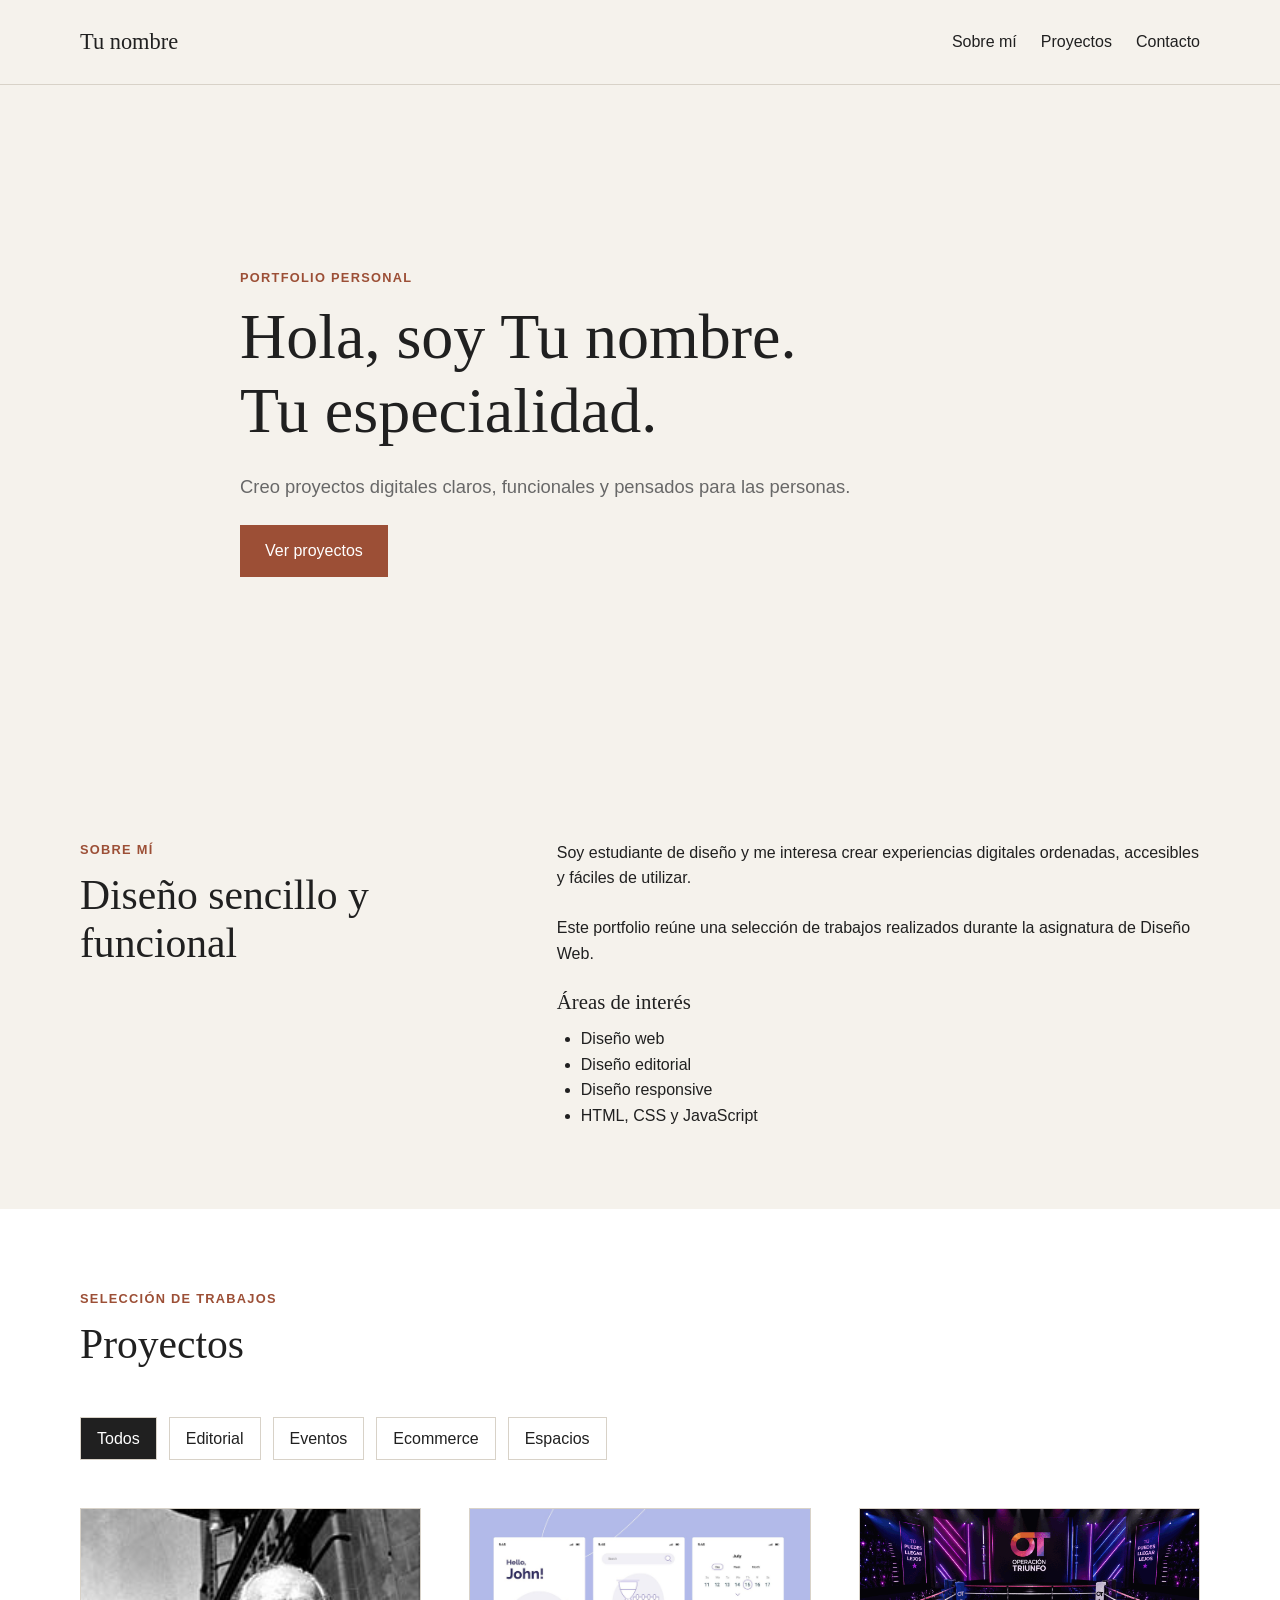
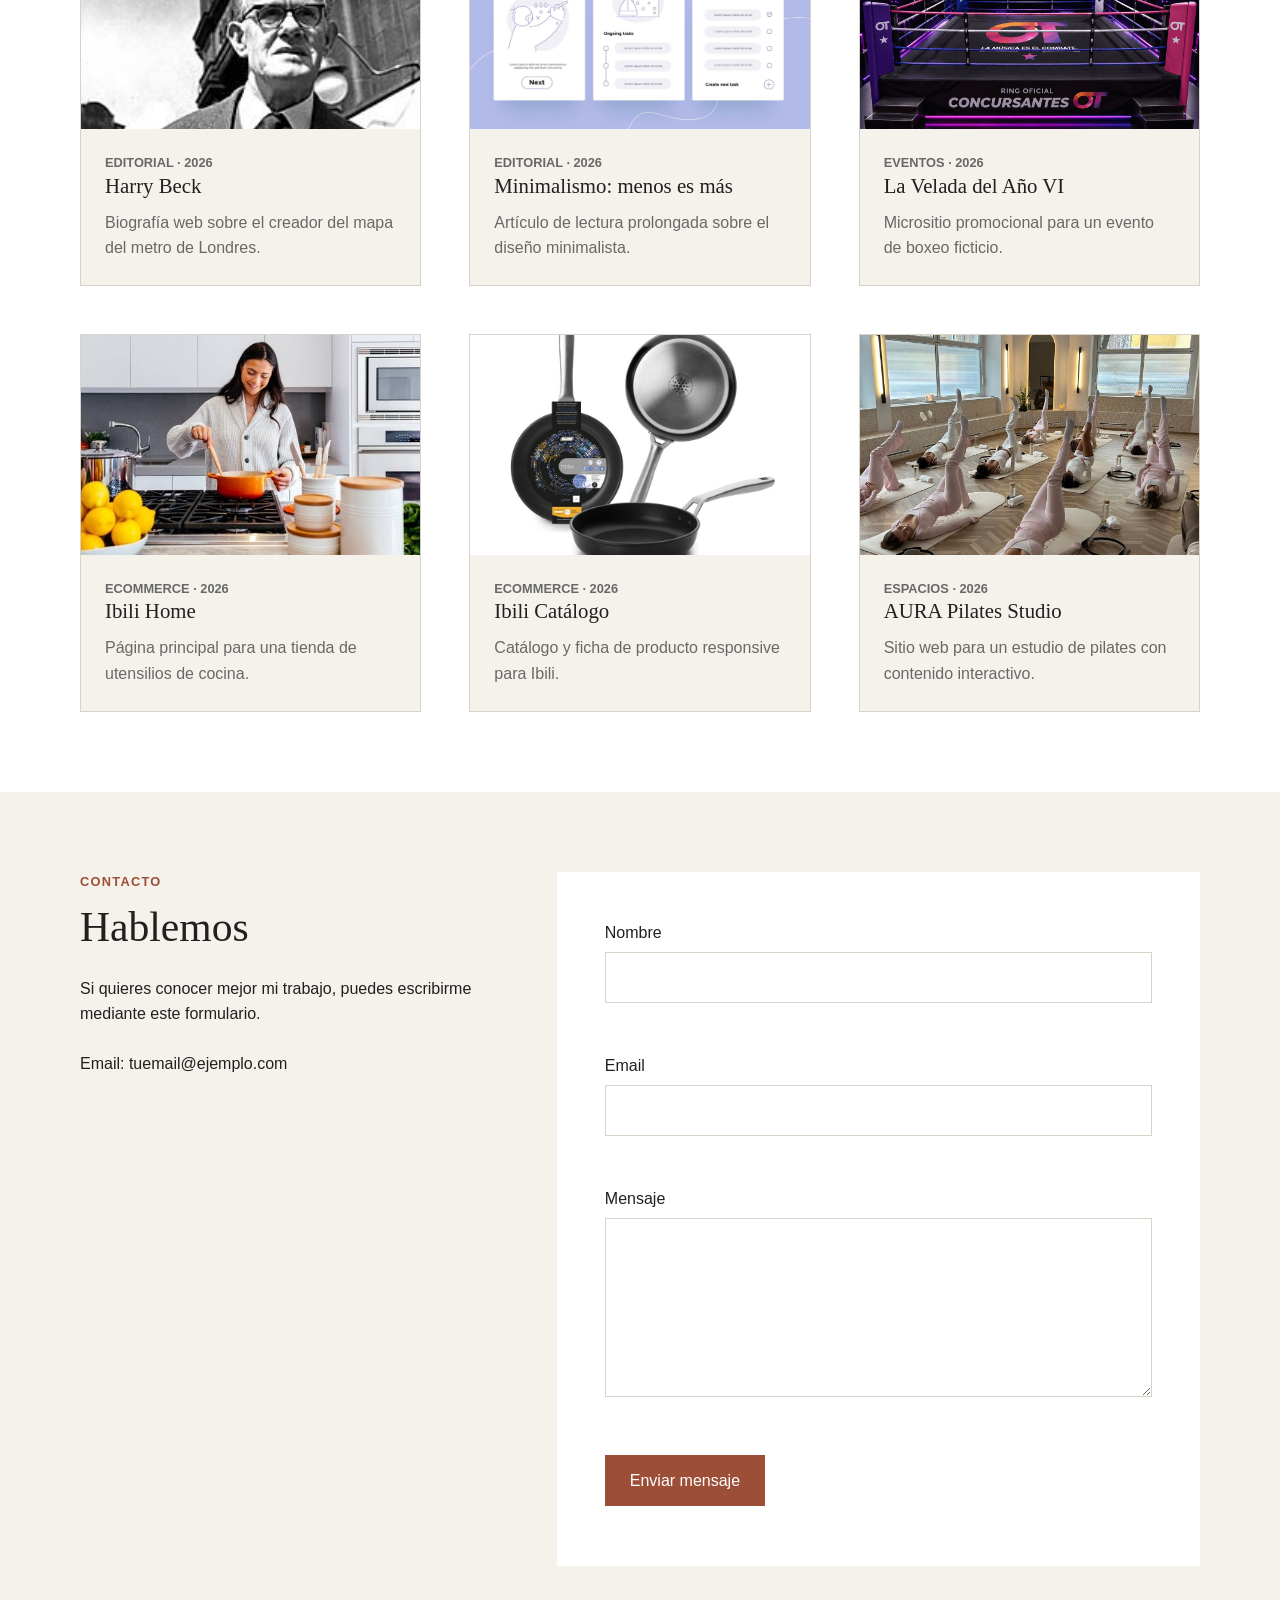
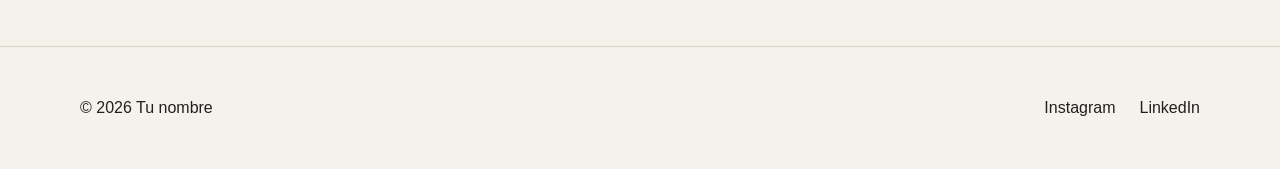
<file: index.html>
<!DOCTYPE html>
<html lang="es">
  <head>
    <meta charset="UTF-8" />
    <meta name="viewport" content="width=device-width, initial-scale=1.0" />
    <meta
      name="description"
      content="Portfolio de diseño web con una selección de proyectos académicos."
    />
    <title>Tu nombre | Portfolio</title>
    <link rel="icon" href="img/favicon.png" type="image/png" />
    <link rel="stylesheet" href="css/main.css" />
  </head>
  <body>
    <header class="site-header">
      <div class="container header-content">
        <a class="brand" href="index.html">Tu nombre</a>
        <nav class="main-nav" aria-label="Navegación principal">
          <ul class="nav-list">
            <li><a href="#sobre-mi">Sobre mí</a></li>
            <li><a href="#proyectos">Proyectos</a></li>
            <li><a href="#contacto">Contacto</a></li>
          </ul>
        </nav>
      </div>
    </header>

    <main>
      <section class="hero">
        <div class="container hero-content">
          <p class="section-label">Portfolio personal</p>
          <h1>Hola, soy Tu nombre.<br />Tu especialidad.</h1>
          <p class="hero-text">
            Creo proyectos digitales claros, funcionales y pensados para las
            personas.
          </p>
          <a class="button" href="#proyectos">Ver proyectos</a>
        </div>
      </section>

      <section class="section reveal" id="sobre-mi">
        <div class="container about-layout">
          <div>
            <p class="section-label">Sobre mí</p>
            <h2>Diseño sencillo y funcional</h2>
          </div>
          <div class="about-text">
            <p>
              Soy estudiante de diseño y me interesa crear experiencias
              digitales ordenadas, accesibles y fáciles de utilizar.
            </p>
            <p>
              Este portfolio reúne una selección de trabajos realizados
              durante la asignatura de Diseño Web.
            </p>
            <h3>Áreas de interés</h3>
            <ul class="skills-list">
              <li>Diseño web</li>
              <li>Diseño editorial</li>
              <li>Diseño responsive</li>
              <li>HTML, CSS y JavaScript</li>
            </ul>
          </div>
        </div>
      </section>

      <section class="section section-alt reveal" id="proyectos">
        <div class="container">
          <div class="section-heading">
            <p class="section-label">Selección de trabajos</p>
            <h2>Proyectos</h2>
          </div>

          <div class="filters" aria-label="Filtrar proyectos">
            <button class="filter-button active" type="button" data-filter="Todos">
              Todos
            </button>
            <button class="filter-button" type="button" data-filter="Editorial">
              Editorial
            </button>
            <button class="filter-button" type="button" data-filter="Eventos">
              Eventos
            </button>
            <button class="filter-button" type="button" data-filter="Ecommerce">
              Ecommerce
            </button>
            <button class="filter-button" type="button" data-filter="Espacios">
              Espacios
            </button>
          </div>

          <div class="projects-grid" id="projectsGrid">
            <p>Los proyectos necesitan JavaScript para mostrarse.</p>
          </div>
        </div>
      </section>

      <section class="section reveal" id="contacto">
        <div class="container contact-layout">
          <div>
            <p class="section-label">Contacto</p>
            <h2>Hablemos</h2>
            <p>
              Si quieres conocer mejor mi trabajo, puedes escribirme mediante
              este formulario.
            </p>
            <p>
              Email:
              <a href="mailto:tuemail@ejemplo.com">tuemail@ejemplo.com</a>
            </p>
          </div>

          <form class="contact-form" id="contactForm" novalidate>
            <div class="form-field">
              <label for="name">Nombre</label>
              <input id="name" name="name" type="text" />
              <p class="form-error" id="nameError"></p>
            </div>

            <div class="form-field">
              <label for="email">Email</label>
              <input id="email" name="email" type="email" />
              <p class="form-error" id="emailError"></p>
            </div>

            <div class="form-field">
              <label for="message">Mensaje</label>
              <textarea id="message" name="message" rows="6"></textarea>
              <p class="form-error" id="messageError"></p>
            </div>

            <button class="button" type="submit">Enviar mensaje</button>
            <p class="form-feedback" id="formFeedback"></p>
          </form>
        </div>
      </section>
    </main>

    <footer class="site-footer">
      <div class="container footer-content">
        <p>© 2026 Tu nombre</p>
        <div class="footer-links">
          <a href="#">Instagram</a>
          <a href="#">LinkedIn</a>
        </div>
      </div>
    </footer>
    <script src="js/proyectos.js"></script>
    <script src="js/main.js"></script>
  </body>
</html>
</file>
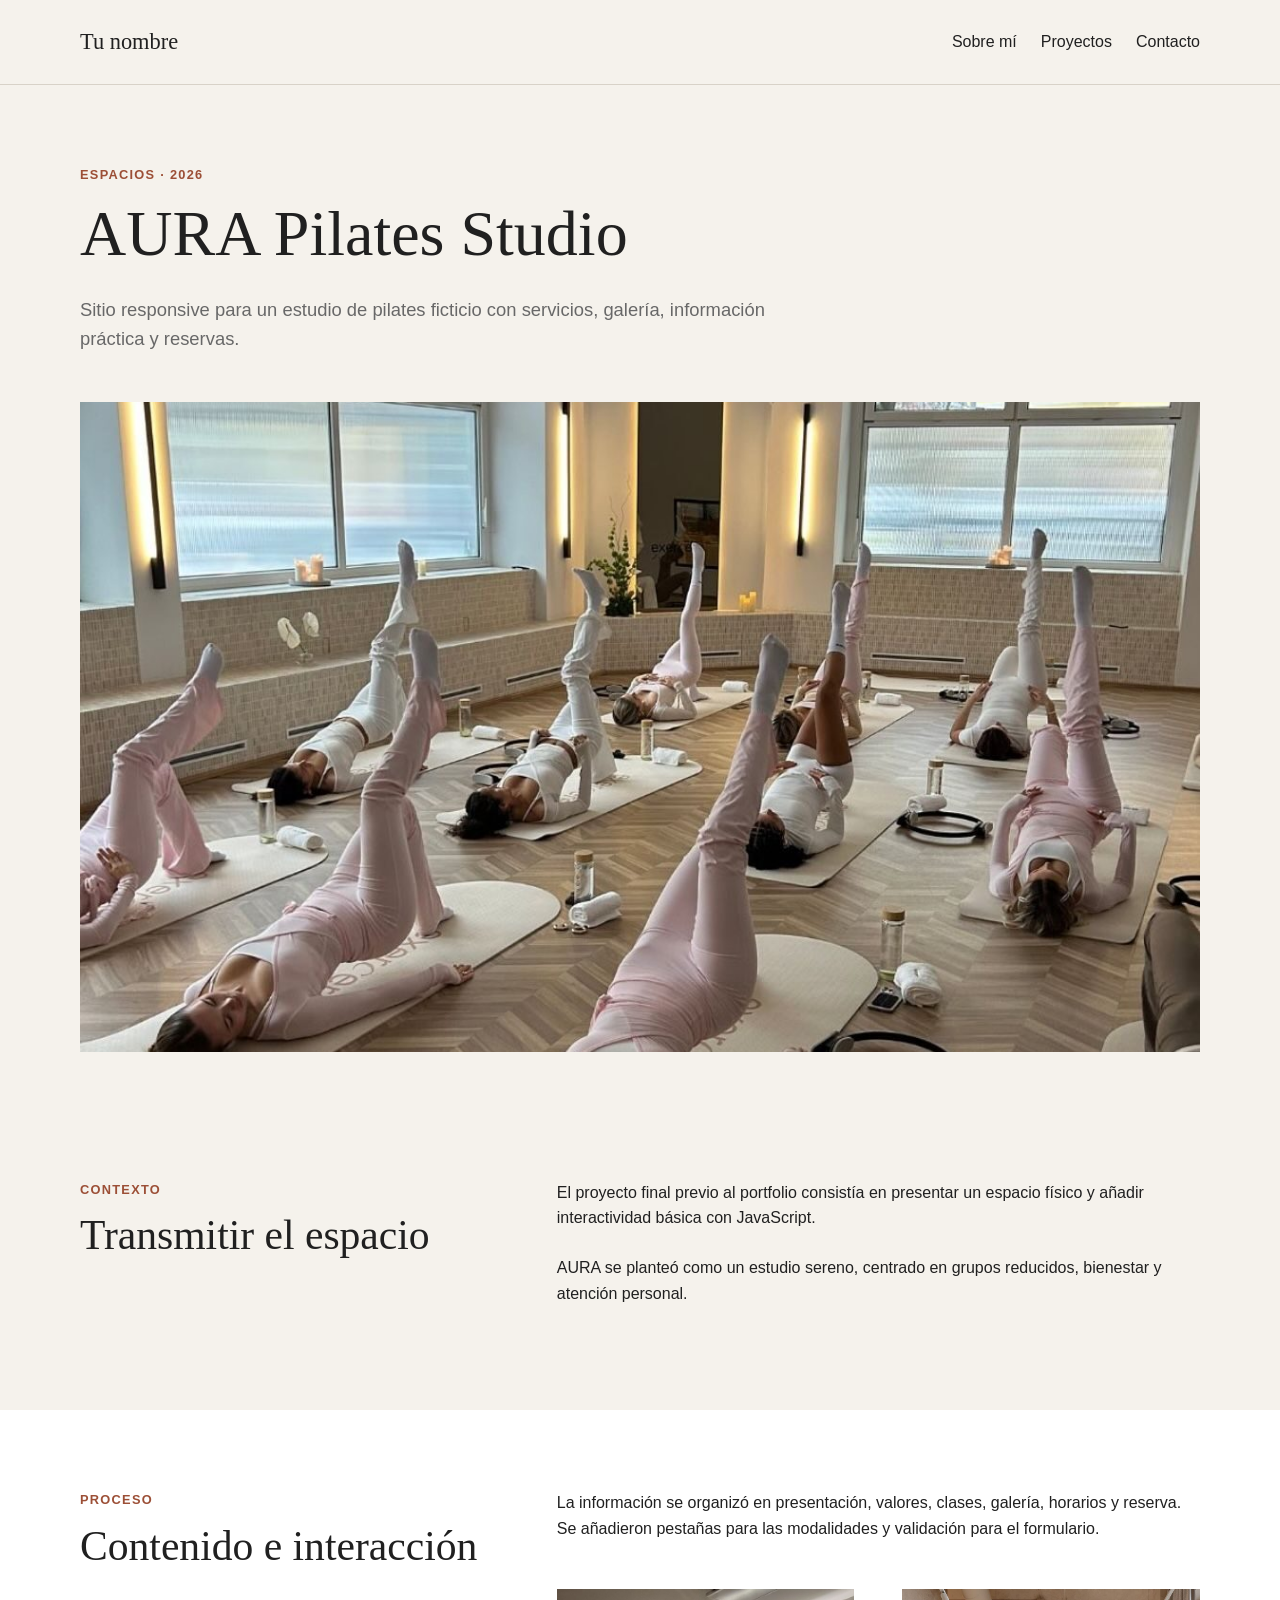
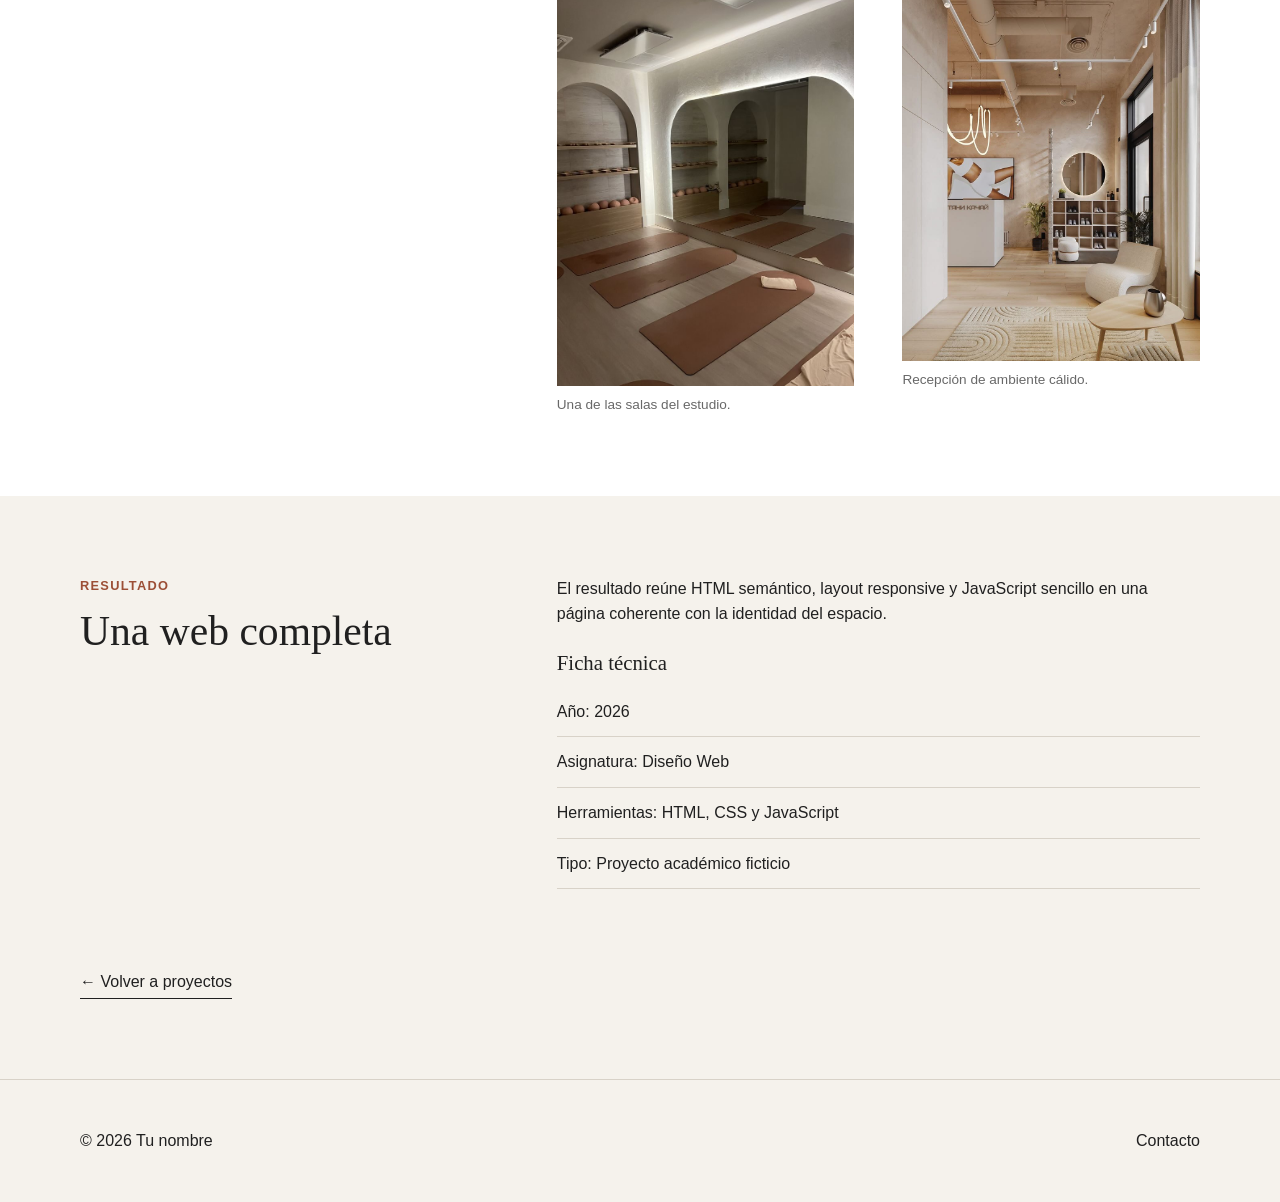
<file: proyecto-aura.html>
<!DOCTYPE html>
<html lang="es">
  <head>
    <meta charset="UTF-8" />
    <meta name="viewport" content="width=device-width, initial-scale=1.0" />
    <meta name="description" content="Caso de estudio del sitio web AURA Pilates Studio." />
    <title>AURA Pilates Studio | Tu nombre</title>
    <link rel="icon" href="img/favicon.png" type="image/png" />
    <link rel="stylesheet" href="css/main.css" />
  </head>
  <body>
    <header class="site-header"><div class="container header-content"><a class="brand" href="index.html">Tu nombre</a><nav class="main-nav" aria-label="Navegación principal"><ul class="nav-list"><li><a href="index.html#sobre-mi">Sobre mí</a></li><li><a href="index.html#proyectos">Proyectos</a></li><li><a href="index.html#contacto">Contacto</a></li></ul></nav></div></header>
    <main>
      <section class="project-hero"><div class="container"><p class="section-label">Espacios · 2026</p><h1>AURA Pilates Studio</h1><p class="project-intro">Sitio responsive para un estudio de pilates ficticio con servicios, galería, información práctica y reservas.</p><img class="project-main-image" src="img/proyectos/aura-clase.jpg" alt="Grupo practicando pilates en el estudio AURA" /></div></section>
      <section class="detail-section"><div class="container detail-grid"><div><p class="section-label">Contexto</p><h2>Transmitir el espacio</h2></div><div><p>El proyecto final previo al portfolio consistía en presentar un espacio físico y añadir interactividad básica con JavaScript.</p><p>AURA se planteó como un estudio sereno, centrado en grupos reducidos, bienestar y atención personal.</p></div></div></section>
      <section class="detail-section section-alt"><div class="container detail-grid"><div><p class="section-label">Proceso</p><h2>Contenido e interacción</h2></div><div><p>La información se organizó en presentación, valores, clases, galería, horarios y reserva. Se añadieron pestañas para las modalidades y validación para el formulario.</p><div class="image-grid"><figure><img src="img/proyectos/aura-sala.jpg" alt="Sala pequeña del estudio AURA" /><figcaption>Una de las salas del estudio.</figcaption></figure><figure><img src="img/proyectos/aura-recepcion.jpg" alt="Recepción del estudio AURA" /><figcaption>Recepción de ambiente cálido.</figcaption></figure></div></div></div></section>
      <section class="detail-section"><div class="container detail-grid"><div><p class="section-label">Resultado</p><h2>Una web completa</h2></div><div><p>El resultado reúne HTML semántico, layout responsive y JavaScript sencillo en una página coherente con la identidad del espacio.</p><h3>Ficha técnica</h3><ul class="technical-list"><li>Año: 2026</li><li>Asignatura: Diseño Web</li><li>Herramientas: HTML, CSS y JavaScript</li><li>Tipo: Proyecto académico ficticio</li></ul></div></div></section>
      <div class="container back-area"><a class="back-link" href="index.html#proyectos">← Volver a proyectos</a></div>
    </main>
    <footer class="site-footer"><div class="container footer-content"><p>© 2026 Tu nombre</p><a href="index.html#contacto">Contacto</a></div></footer>
  </body>
</html>
</file>
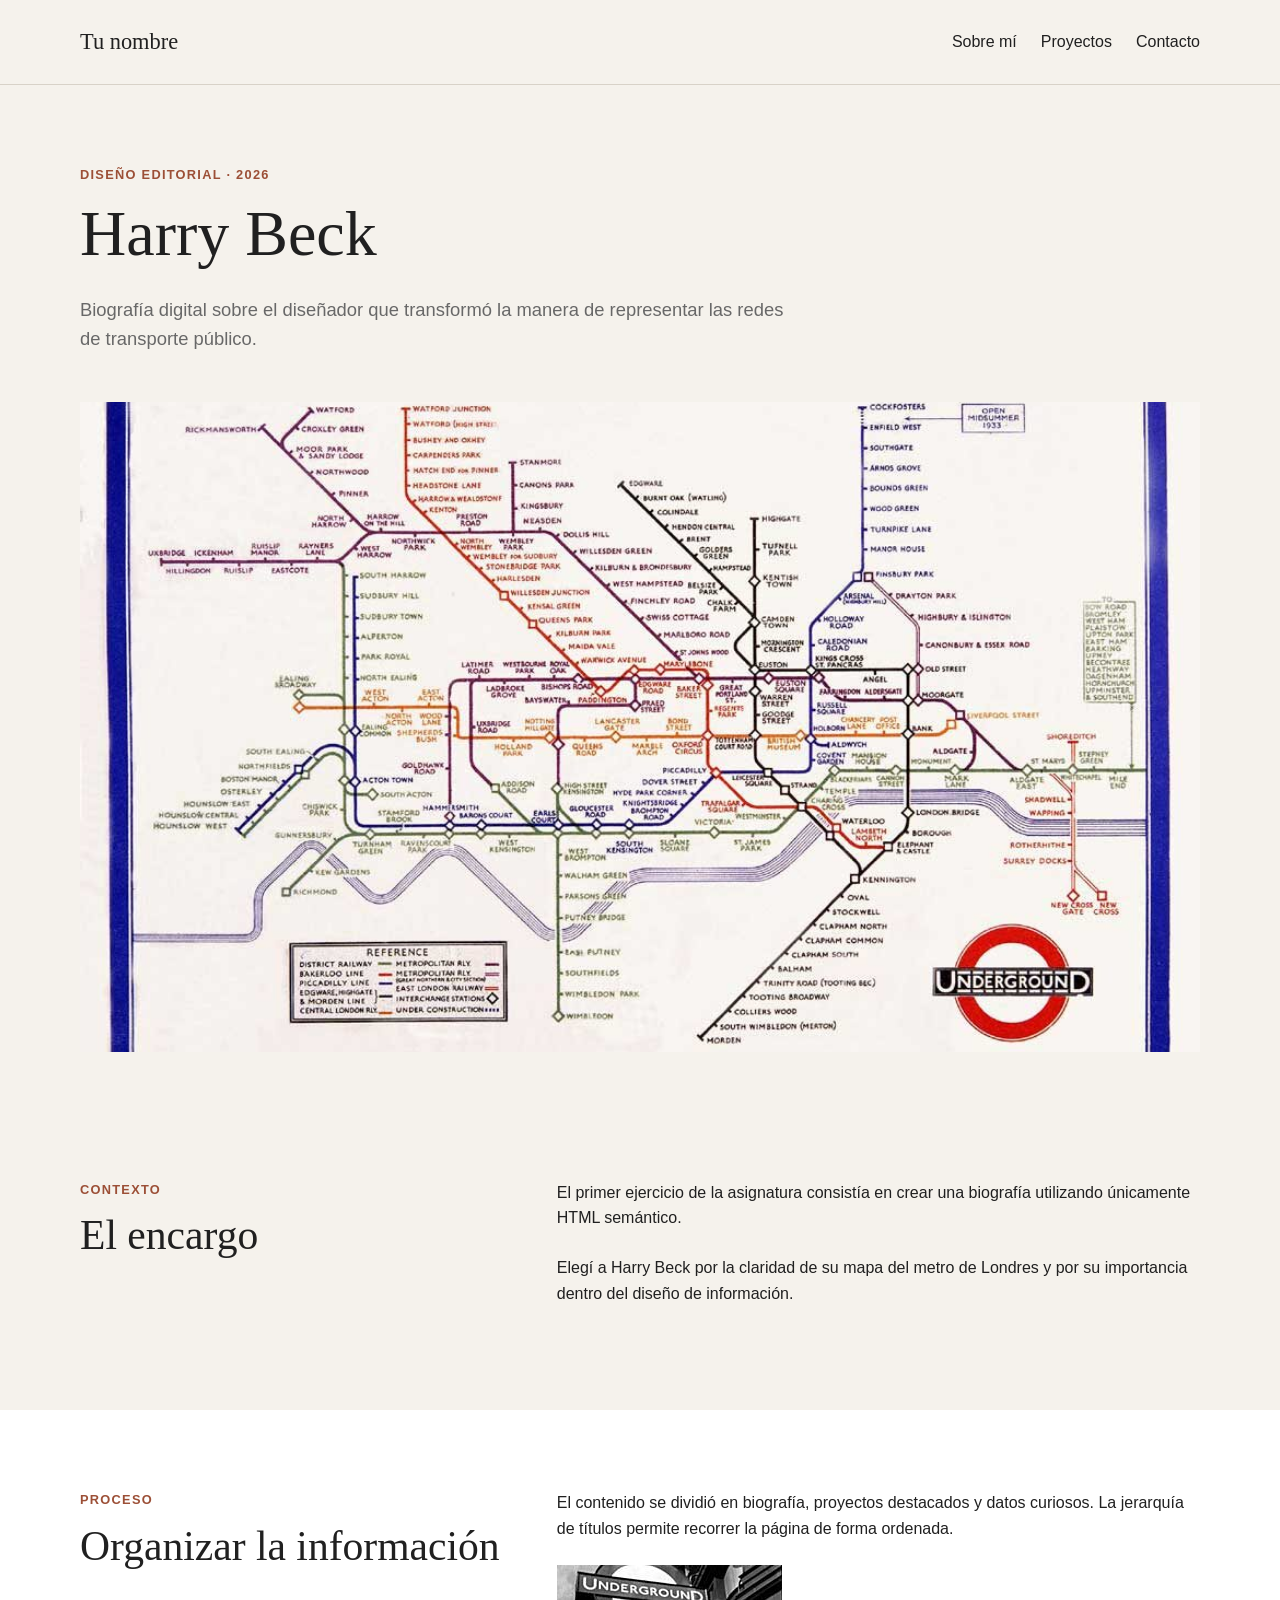
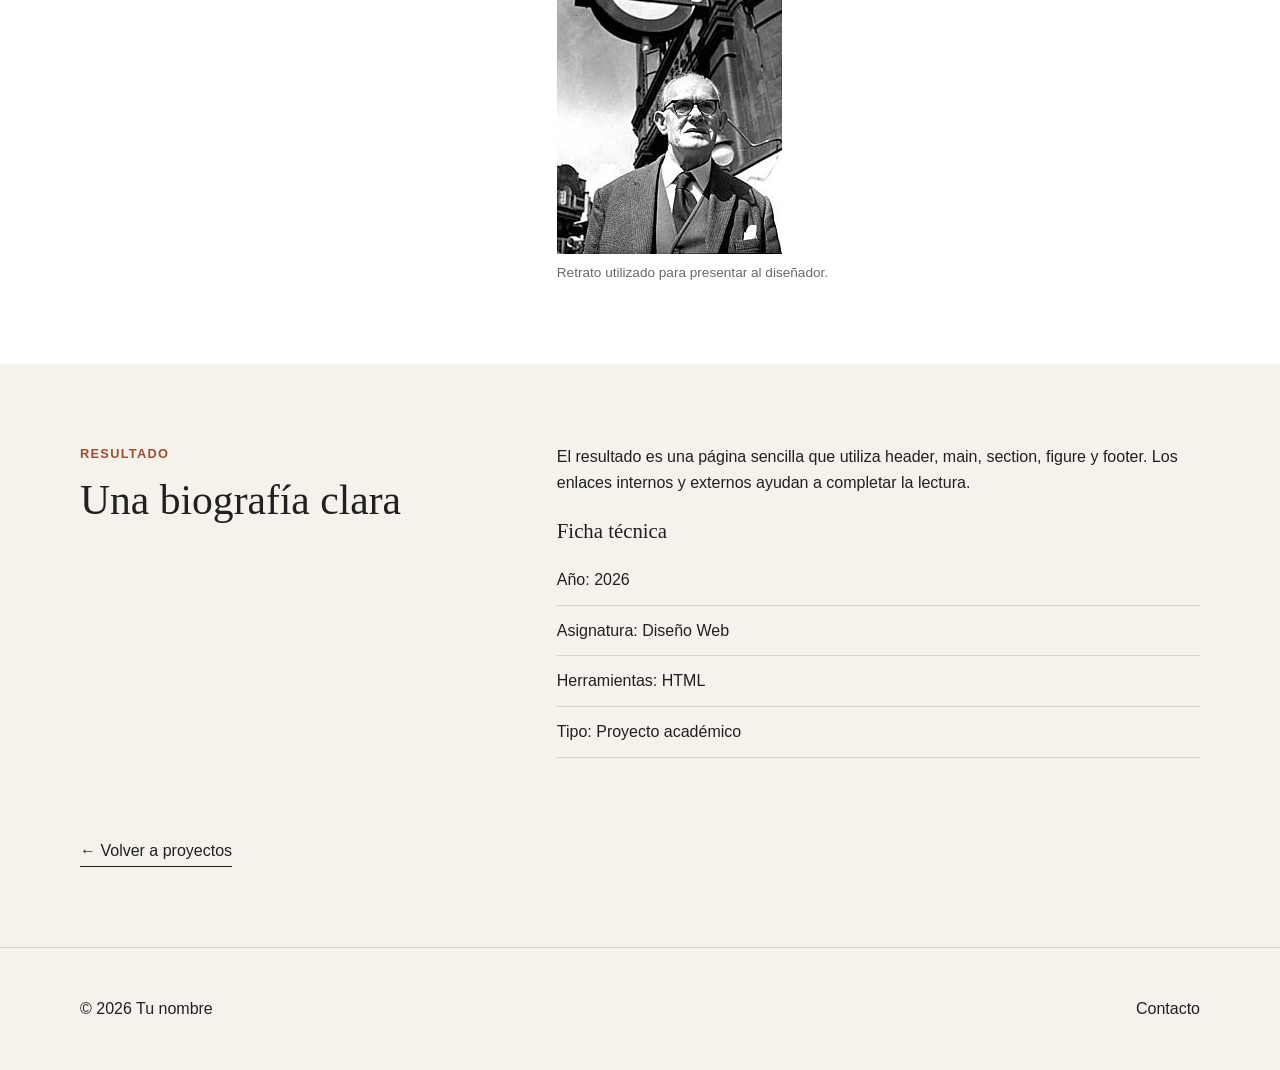
<file: proyecto-harry-beck.html>
<!DOCTYPE html>
<html lang="es">
  <head>
    <meta charset="UTF-8" />
    <meta name="viewport" content="width=device-width, initial-scale=1.0" />
    <meta name="description" content="Caso de estudio de la biografía web sobre Harry Beck." />
    <title>Harry Beck | Tu nombre</title>
    <link rel="icon" href="img/favicon.png" type="image/png" />
    <link rel="stylesheet" href="css/main.css" />
  </head>
  <body>
    <header class="site-header">
      <div class="container header-content">
        <a class="brand" href="index.html">Tu nombre</a>
        <nav class="main-nav" aria-label="Navegación principal">
          <ul class="nav-list">
            <li><a href="index.html#sobre-mi">Sobre mí</a></li>
            <li><a href="index.html#proyectos">Proyectos</a></li>
            <li><a href="index.html#contacto">Contacto</a></li>
          </ul>
        </nav>
      </div>
    </header>

    <main>
      <section class="project-hero">
        <div class="container">
          <p class="section-label">Diseño editorial · 2026</p>
          <h1>Harry Beck</h1>
          <p class="project-intro">
            Biografía digital sobre el diseñador que transformó la manera de
            representar las redes de transporte público.
          </p>
          <img class="project-main-image" src="img/proyectos/harry-mapa.jpg" alt="Mapa esquemático del metro de Londres diseñado por Harry Beck" />
        </div>
      </section>

      <section class="detail-section">
        <div class="container detail-grid">
          <div><p class="section-label">Contexto</p><h2>El encargo</h2></div>
          <div>
            <p>El primer ejercicio de la asignatura consistía en crear una biografía utilizando únicamente HTML semántico.</p>
            <p>Elegí a Harry Beck por la claridad de su mapa del metro de Londres y por su importancia dentro del diseño de información.</p>
          </div>
        </div>
      </section>

      <section class="detail-section section-alt">
        <div class="container detail-grid">
          <div><p class="section-label">Proceso</p><h2>Organizar la información</h2></div>
          <div>
            <p>El contenido se dividió en biografía, proyectos destacados y datos curiosos. La jerarquía de títulos permite recorrer la página de forma ordenada.</p>
            <figure>
              <img src="img/proyectos/harry-beck.jpg" alt="Retrato en blanco y negro de Harry Beck" />
              <figcaption>Retrato utilizado para presentar al diseñador.</figcaption>
            </figure>
          </div>
        </div>
      </section>

      <section class="detail-section">
        <div class="container detail-grid">
          <div><p class="section-label">Resultado</p><h2>Una biografía clara</h2></div>
          <div>
            <p>El resultado es una página sencilla que utiliza header, main, section, figure y footer. Los enlaces internos y externos ayudan a completar la lectura.</p>
            <h3>Ficha técnica</h3>
            <ul class="technical-list">
              <li>Año: 2026</li><li>Asignatura: Diseño Web</li><li>Herramientas: HTML</li><li>Tipo: Proyecto académico</li>
            </ul>
          </div>
        </div>
      </section>
      <div class="container back-area"><a class="back-link" href="index.html#proyectos">← Volver a proyectos</a></div>
    </main>
    <footer class="site-footer"><div class="container footer-content"><p>© 2026 Tu nombre</p><a href="index.html#contacto">Contacto</a></div></footer>
  </body>
</html>
</file>
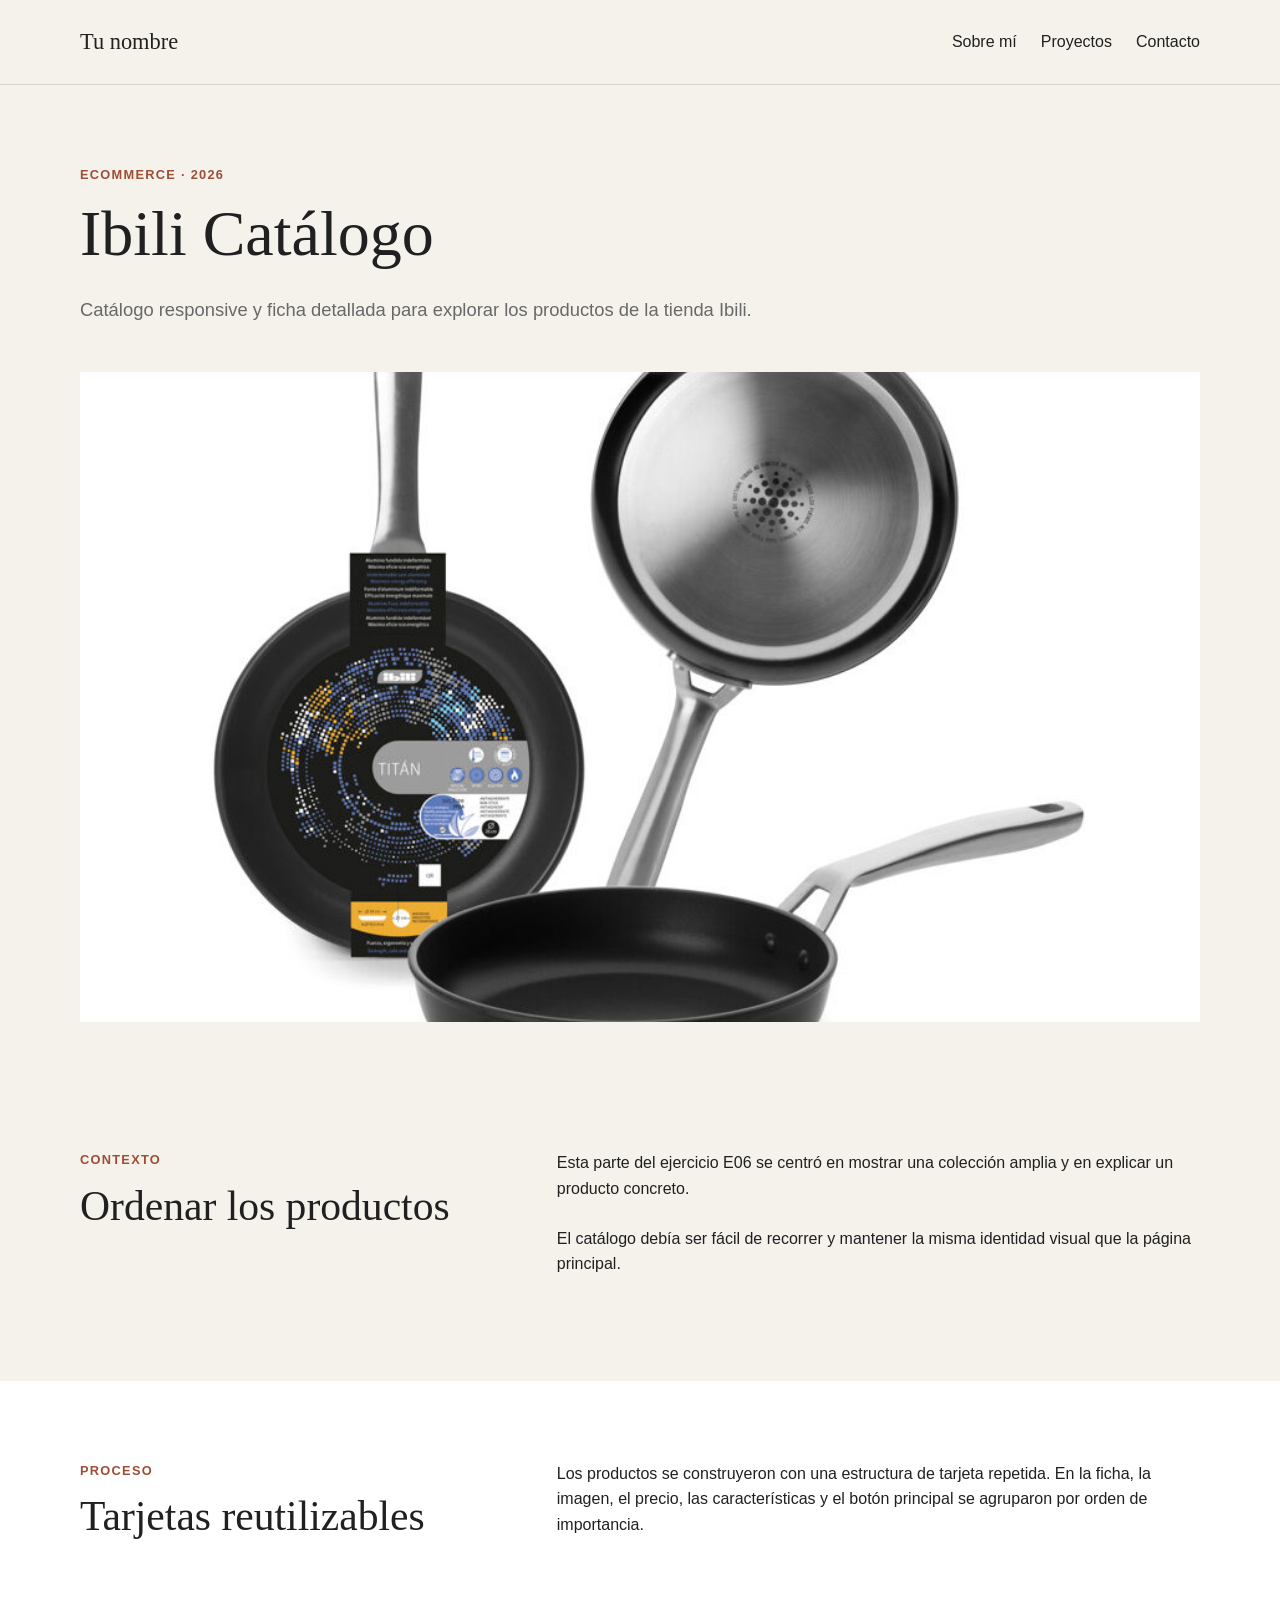
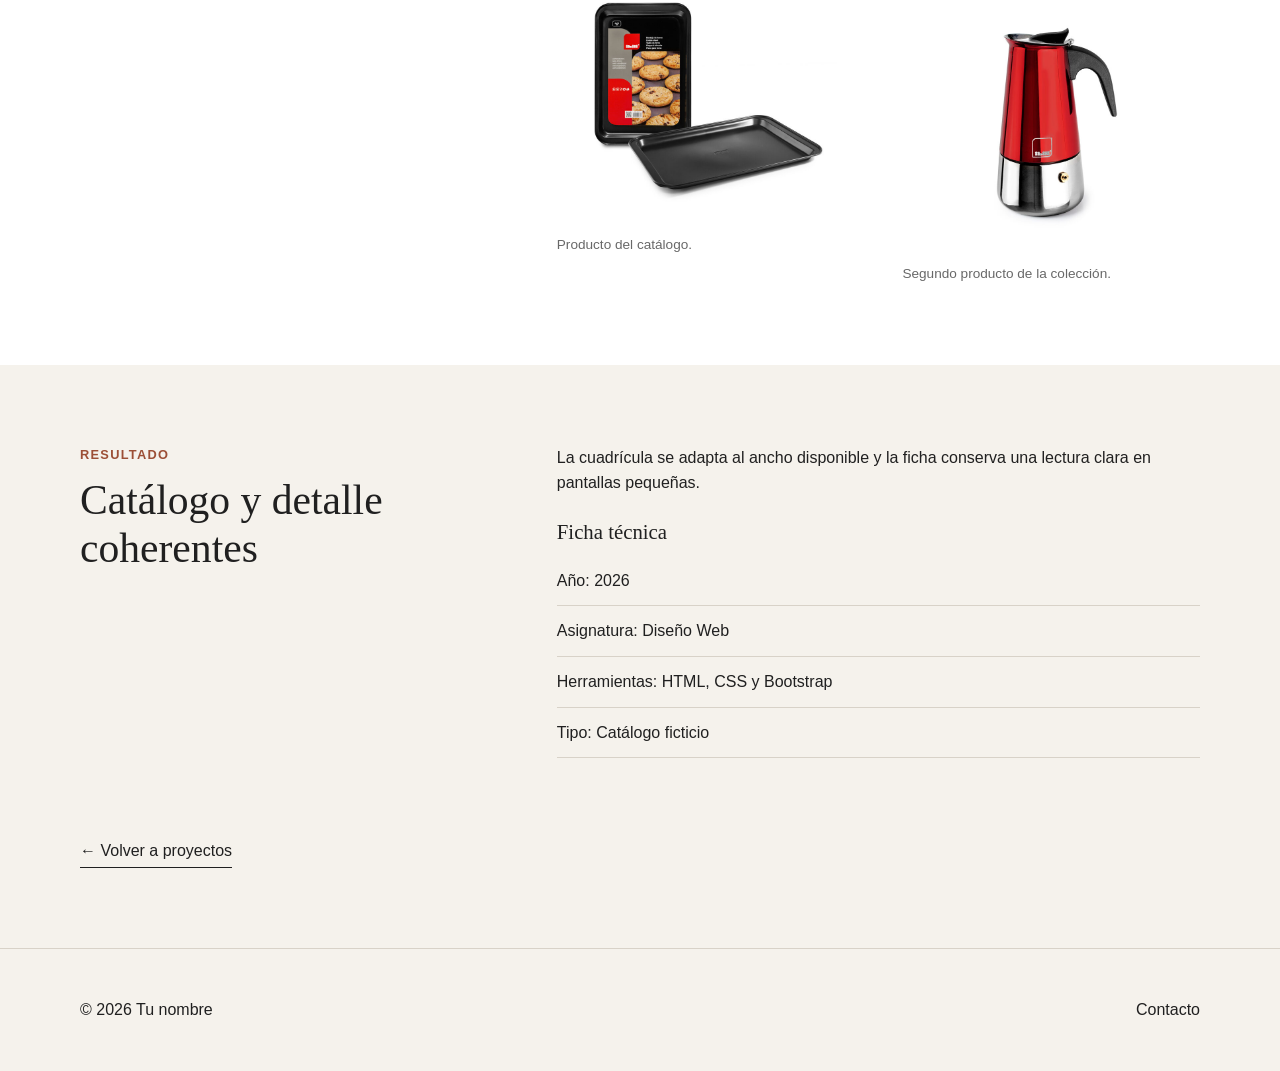
<file: proyecto-ibili-catalogo.html>
<!DOCTYPE html>
<html lang="es">
  <head>
    <meta charset="UTF-8" />
    <meta name="viewport" content="width=device-width, initial-scale=1.0" />
    <meta name="description" content="Caso de estudio del catálogo y la ficha de producto de Ibili." />
    <title>Ibili Catálogo | Tu nombre</title>
    <link rel="icon" href="img/favicon.png" type="image/png" />
    <link rel="stylesheet" href="css/main.css" />
  </head>
  <body>
    <header class="site-header"><div class="container header-content"><a class="brand" href="index.html">Tu nombre</a><nav class="main-nav" aria-label="Navegación principal"><ul class="nav-list"><li><a href="index.html#sobre-mi">Sobre mí</a></li><li><a href="index.html#proyectos">Proyectos</a></li><li><a href="index.html#contacto">Contacto</a></li></ul></nav></div></header>
    <main>
      <section class="project-hero"><div class="container"><p class="section-label">Ecommerce · 2026</p><h1>Ibili Catálogo</h1><p class="project-intro">Catálogo responsive y ficha detallada para explorar los productos de la tienda Ibili.</p><img class="project-main-image" src="img/proyectos/ibili-sarten.jpg" alt="Sartén antiadherente presentada en la ficha de producto" /></div></section>
      <section class="detail-section"><div class="container detail-grid"><div><p class="section-label">Contexto</p><h2>Ordenar los productos</h2></div><div><p>Esta parte del ejercicio E06 se centró en mostrar una colección amplia y en explicar un producto concreto.</p><p>El catálogo debía ser fácil de recorrer y mantener la misma identidad visual que la página principal.</p></div></div></section>
      <section class="detail-section section-alt"><div class="container detail-grid"><div><p class="section-label">Proceso</p><h2>Tarjetas reutilizables</h2></div><div><p>Los productos se construyeron con una estructura de tarjeta repetida. En la ficha, la imagen, el precio, las características y el botón principal se agruparon por orden de importancia.</p><div class="image-grid"><figure><img src="img/proyectos/ibili-bandeja.jpg" alt="Bandeja de horno del catálogo Ibili" /><figcaption>Producto del catálogo.</figcaption></figure><figure><img src="img/proyectos/ibili-cafetera.jpg" alt="Cafetera del catálogo Ibili" /><figcaption>Segundo producto de la colección.</figcaption></figure></div></div></div></section>
      <section class="detail-section"><div class="container detail-grid"><div><p class="section-label">Resultado</p><h2>Catálogo y detalle coherentes</h2></div><div><p>La cuadrícula se adapta al ancho disponible y la ficha conserva una lectura clara en pantallas pequeñas.</p><h3>Ficha técnica</h3><ul class="technical-list"><li>Año: 2026</li><li>Asignatura: Diseño Web</li><li>Herramientas: HTML, CSS y Bootstrap</li><li>Tipo: Catálogo ficticio</li></ul></div></div></section>
      <div class="container back-area"><a class="back-link" href="index.html#proyectos">← Volver a proyectos</a></div>
    </main>
    <footer class="site-footer"><div class="container footer-content"><p>© 2026 Tu nombre</p><a href="index.html#contacto">Contacto</a></div></footer>
  </body>
</html>
</file>
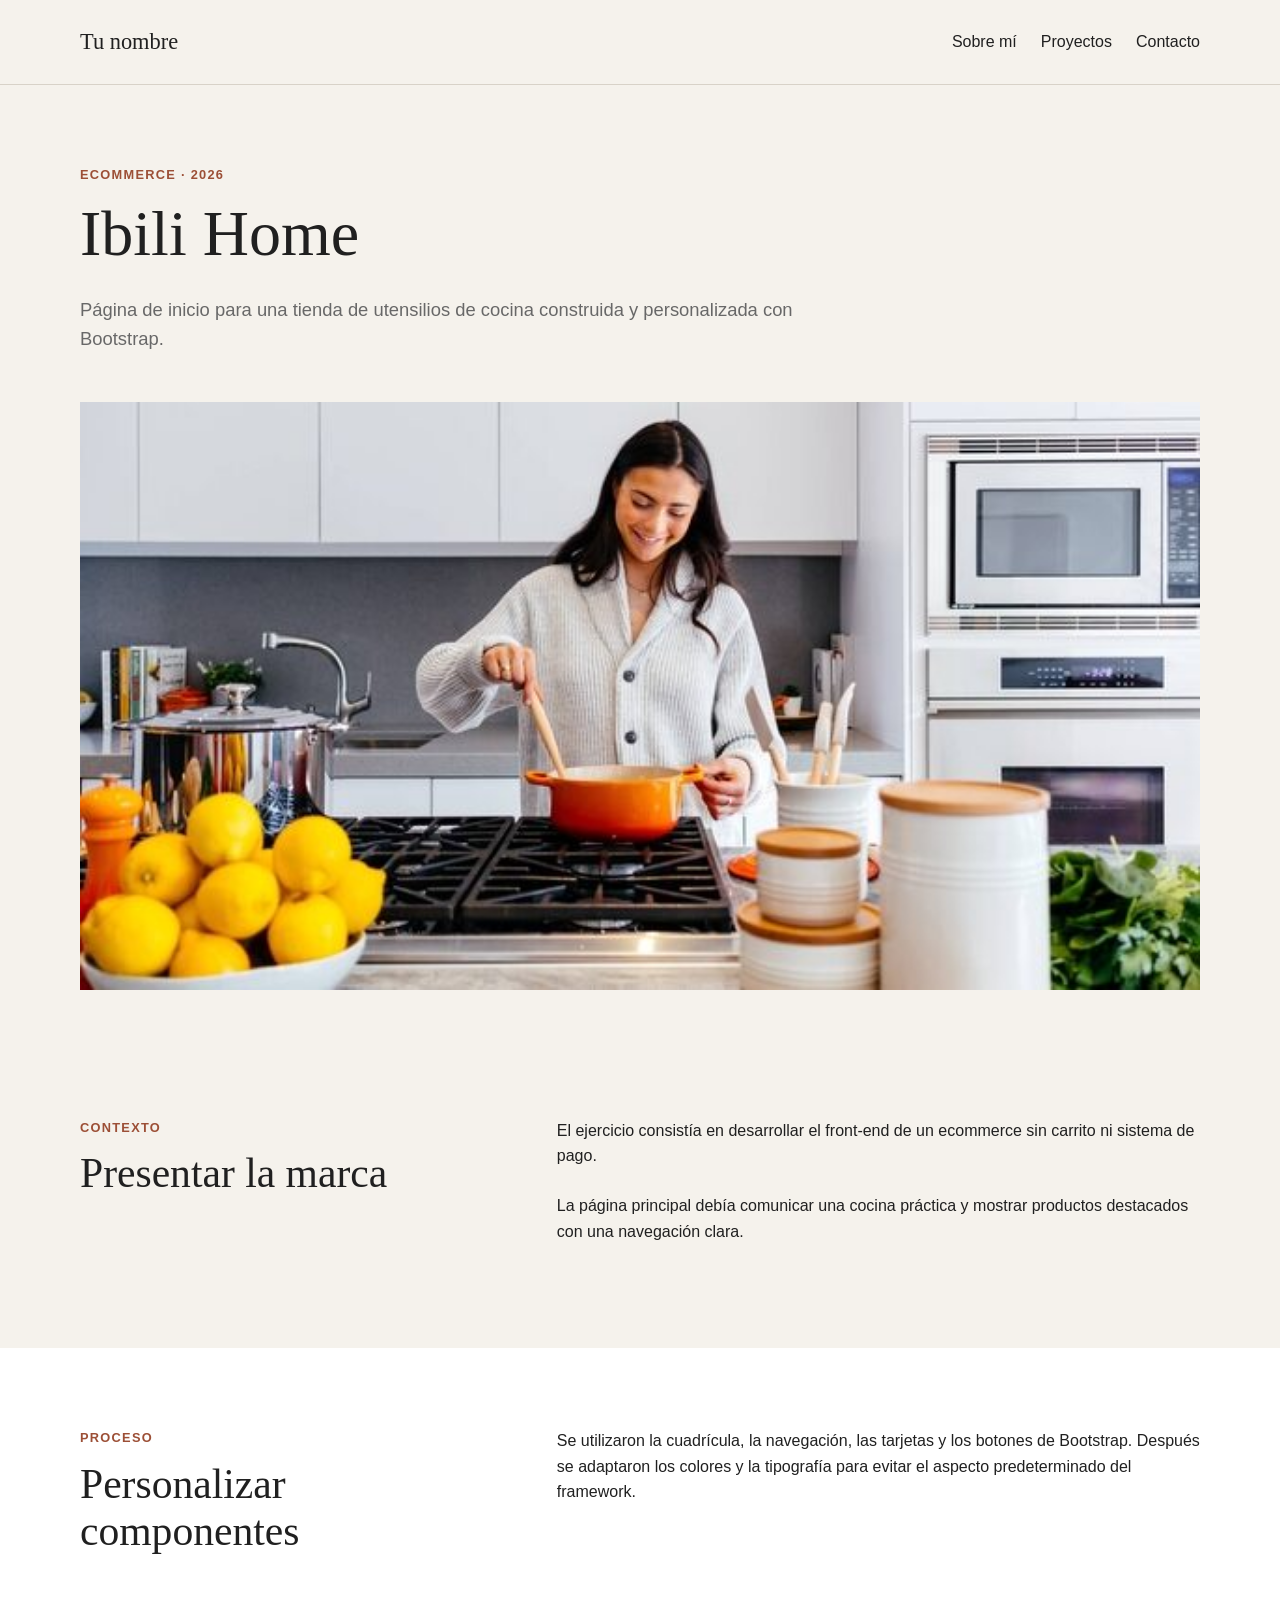
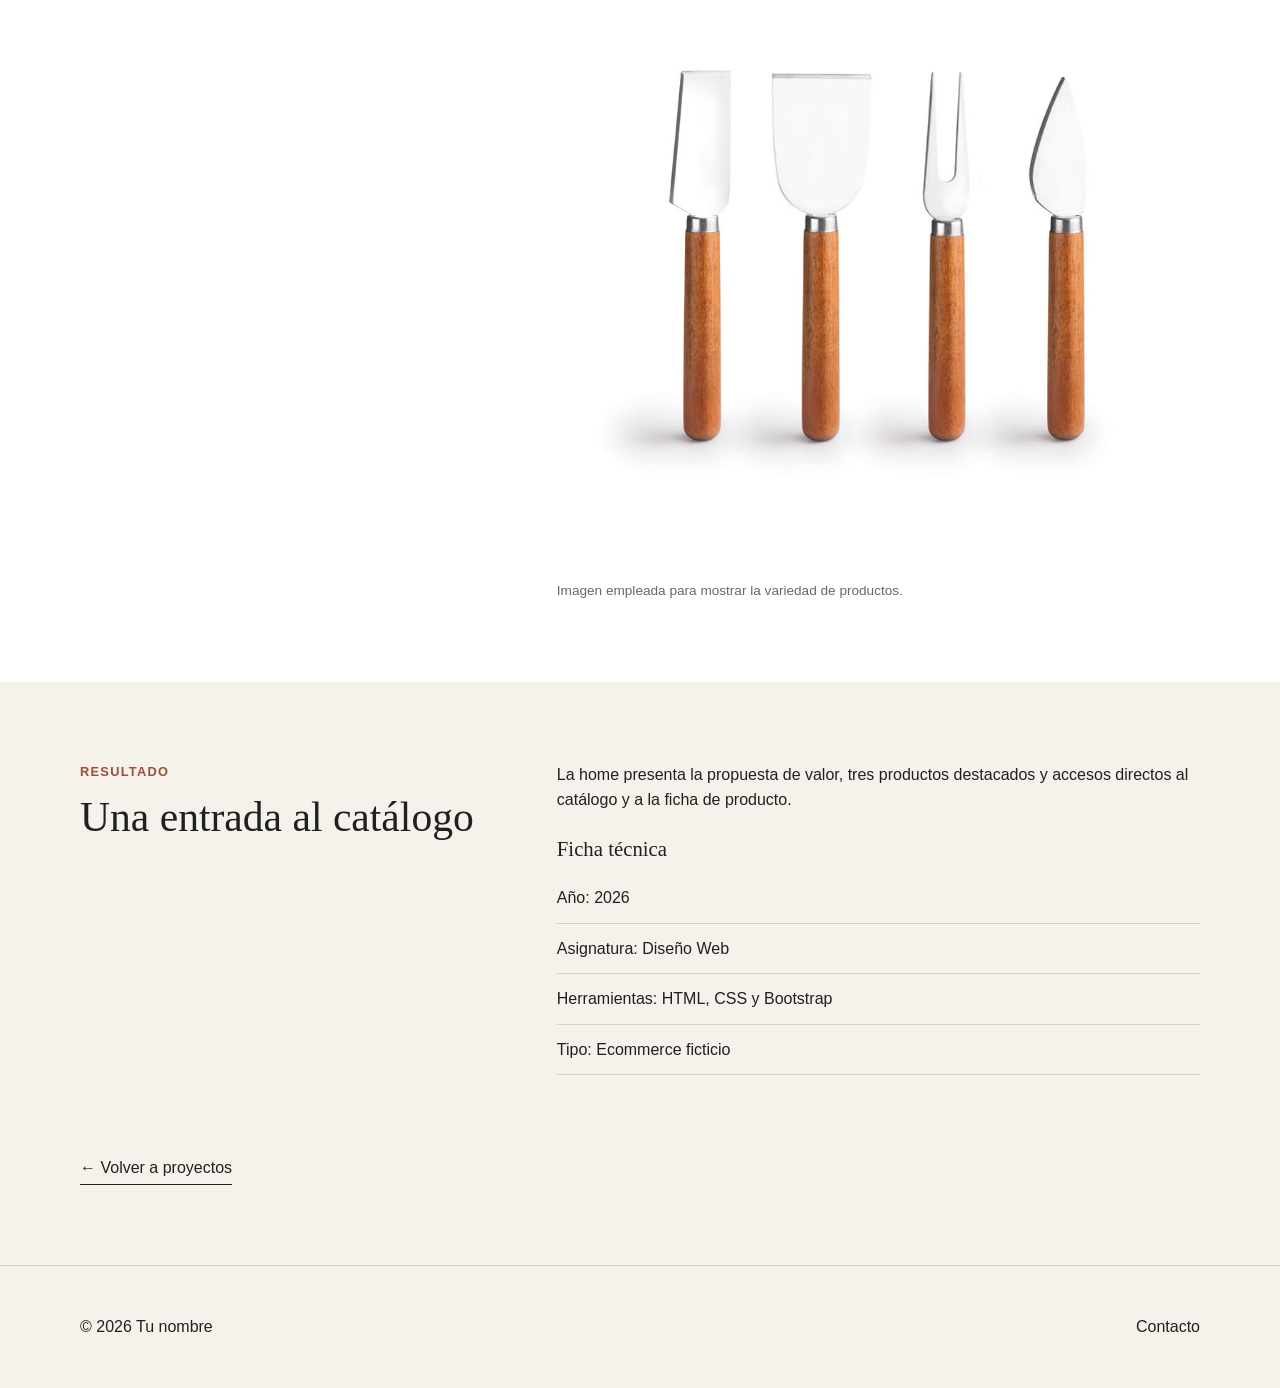
<file: proyecto-ibili-home.html>
<!DOCTYPE html>
<html lang="es">
  <head>
    <meta charset="UTF-8" />
    <meta name="viewport" content="width=device-width, initial-scale=1.0" />
    <meta name="description" content="Caso de estudio de la página principal de Ibili Home." />
    <title>Ibili Home | Tu nombre</title>
    <link rel="icon" href="img/favicon.png" type="image/png" />
    <link rel="stylesheet" href="css/main.css" />
  </head>
  <body>
    <header class="site-header"><div class="container header-content"><a class="brand" href="index.html">Tu nombre</a><nav class="main-nav" aria-label="Navegación principal"><ul class="nav-list"><li><a href="index.html#sobre-mi">Sobre mí</a></li><li><a href="index.html#proyectos">Proyectos</a></li><li><a href="index.html#contacto">Contacto</a></li></ul></nav></div></header>
    <main>
      <section class="project-hero"><div class="container"><p class="section-label">Ecommerce · 2026</p><h1>Ibili Home</h1><p class="project-intro">Página de inicio para una tienda de utensilios de cocina construida y personalizada con Bootstrap.</p><img class="project-main-image" src="img/proyectos/ibili-cocina.jpg" alt="Cocina luminosa con utensilios Ibili" /></div></section>
      <section class="detail-section"><div class="container detail-grid"><div><p class="section-label">Contexto</p><h2>Presentar la marca</h2></div><div><p>El ejercicio consistía en desarrollar el front-end de un ecommerce sin carrito ni sistema de pago.</p><p>La página principal debía comunicar una cocina práctica y mostrar productos destacados con una navegación clara.</p></div></div></section>
      <section class="detail-section section-alt"><div class="container detail-grid"><div><p class="section-label">Proceso</p><h2>Personalizar componentes</h2></div><div><p>Se utilizaron la cuadrícula, la navegación, las tarjetas y los botones de Bootstrap. Después se adaptaron los colores y la tipografía para evitar el aspecto predeterminado del framework.</p><figure><img src="img/proyectos/ibili-utensilios.jpg" alt="Conjunto de utensilios de cocina Ibili" /><figcaption>Imagen empleada para mostrar la variedad de productos.</figcaption></figure></div></div></section>
      <section class="detail-section"><div class="container detail-grid"><div><p class="section-label">Resultado</p><h2>Una entrada al catálogo</h2></div><div><p>La home presenta la propuesta de valor, tres productos destacados y accesos directos al catálogo y a la ficha de producto.</p><h3>Ficha técnica</h3><ul class="technical-list"><li>Año: 2026</li><li>Asignatura: Diseño Web</li><li>Herramientas: HTML, CSS y Bootstrap</li><li>Tipo: Ecommerce ficticio</li></ul></div></div></section>
      <div class="container back-area"><a class="back-link" href="index.html#proyectos">← Volver a proyectos</a></div>
    </main>
    <footer class="site-footer"><div class="container footer-content"><p>© 2026 Tu nombre</p><a href="index.html#contacto">Contacto</a></div></footer>
  </body>
</html>
</file>
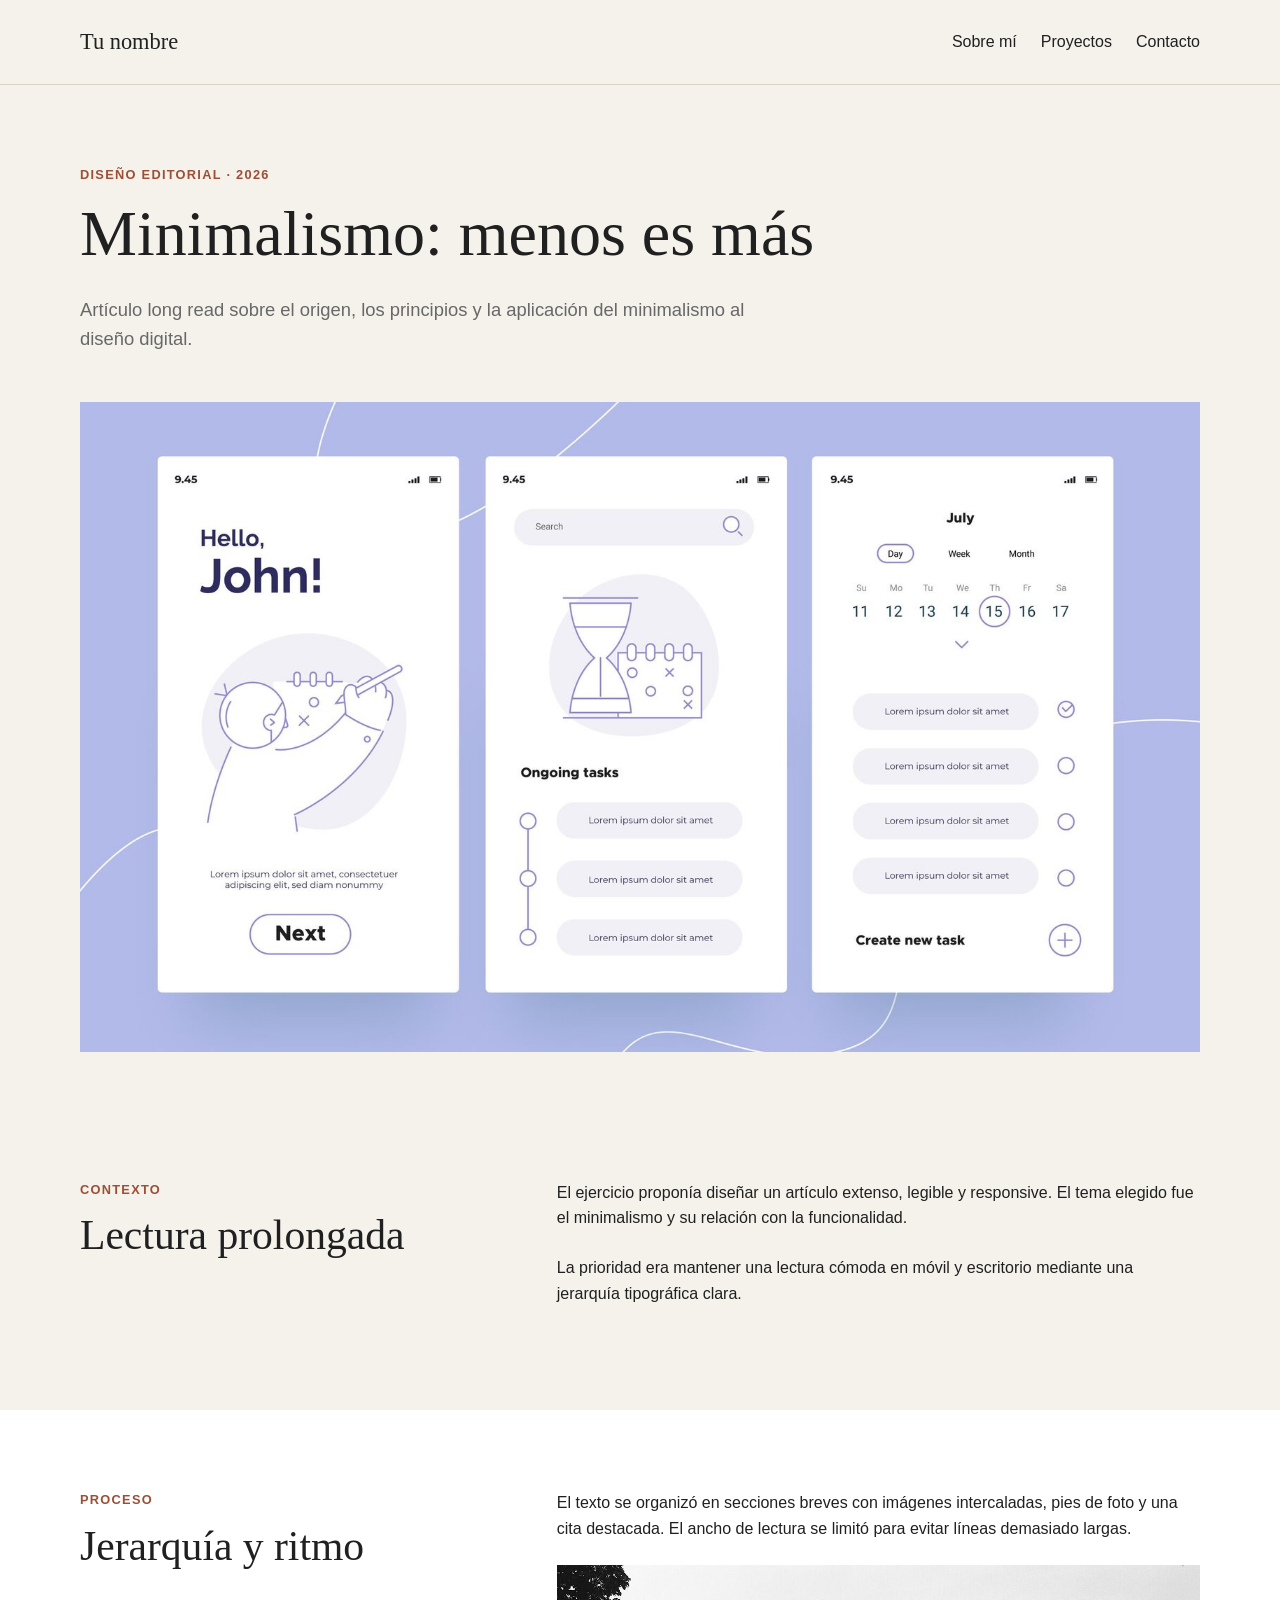
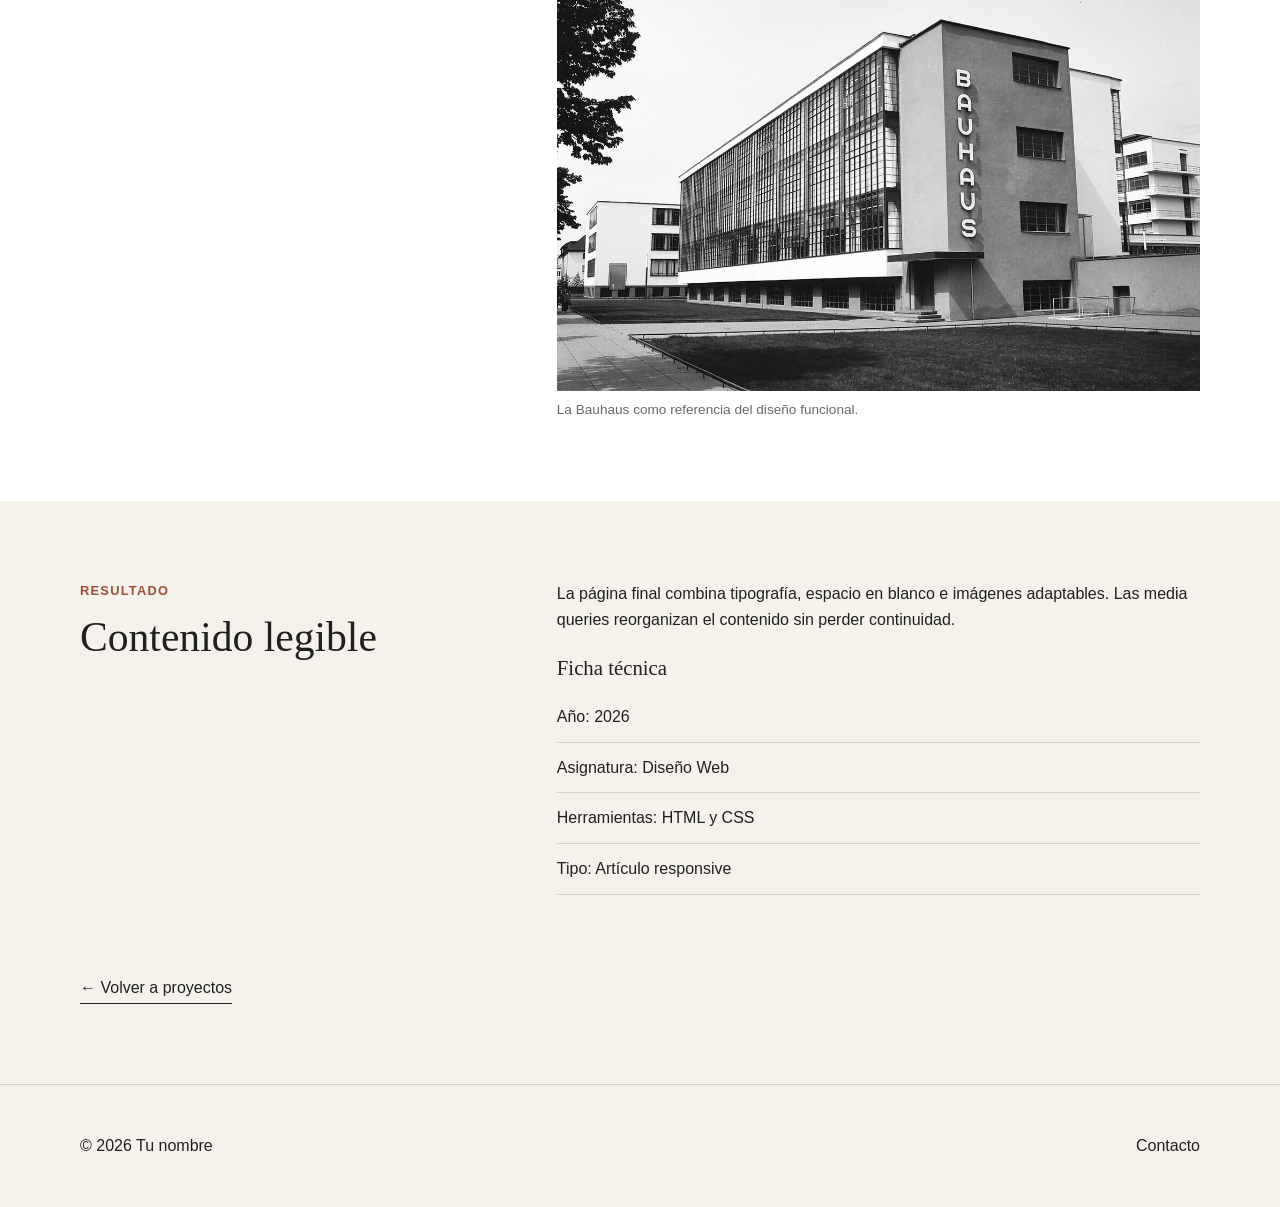
<file: proyecto-minimalismo.html>
<!DOCTYPE html>
<html lang="es">
  <head>
    <meta charset="UTF-8" />
    <meta name="viewport" content="width=device-width, initial-scale=1.0" />
    <meta name="description" content="Caso de estudio del artículo web sobre minimalismo." />
    <title>Minimalismo | Tu nombre</title>
    <link rel="icon" href="img/favicon.png" type="image/png" />
    <link rel="stylesheet" href="css/main.css" />
  </head>
  <body>
    <header class="site-header">
      <div class="container header-content">
        <a class="brand" href="index.html">Tu nombre</a>
        <nav class="main-nav" aria-label="Navegación principal"><ul class="nav-list"><li><a href="index.html#sobre-mi">Sobre mí</a></li><li><a href="index.html#proyectos">Proyectos</a></li><li><a href="index.html#contacto">Contacto</a></li></ul></nav>
      </div>
    </header>
    <main>
      <section class="project-hero"><div class="container">
        <p class="section-label">Diseño editorial · 2026</p><h1>Minimalismo: menos es más</h1>
        <p class="project-intro">Artículo long read sobre el origen, los principios y la aplicación del minimalismo al diseño digital.</p>
        <img class="project-main-image" src="img/proyectos/minimalismo.jpg" alt="Interfaz digital de estilo minimalista" />
      </div></section>
      <section class="detail-section"><div class="container detail-grid">
        <div><p class="section-label">Contexto</p><h2>Lectura prolongada</h2></div>
        <div><p>El ejercicio proponía diseñar un artículo extenso, legible y responsive. El tema elegido fue el minimalismo y su relación con la funcionalidad.</p><p>La prioridad era mantener una lectura cómoda en móvil y escritorio mediante una jerarquía tipográfica clara.</p></div>
      </div></section>
      <section class="detail-section section-alt"><div class="container detail-grid">
        <div><p class="section-label">Proceso</p><h2>Jerarquía y ritmo</h2></div>
        <div><p>El texto se organizó en secciones breves con imágenes intercaladas, pies de foto y una cita destacada. El ancho de lectura se limitó para evitar líneas demasiado largas.</p><figure><img src="img/proyectos/minimalismo-bauhaus.jpg" alt="Edificio de la escuela Bauhaus" /><figcaption>La Bauhaus como referencia del diseño funcional.</figcaption></figure></div>
      </div></section>
      <section class="detail-section"><div class="container detail-grid">
        <div><p class="section-label">Resultado</p><h2>Contenido legible</h2></div>
        <div><p>La página final combina tipografía, espacio en blanco e imágenes adaptables. Las media queries reorganizan el contenido sin perder continuidad.</p><h3>Ficha técnica</h3><ul class="technical-list"><li>Año: 2026</li><li>Asignatura: Diseño Web</li><li>Herramientas: HTML y CSS</li><li>Tipo: Artículo responsive</li></ul></div>
      </div></section>
      <div class="container back-area"><a class="back-link" href="index.html#proyectos">← Volver a proyectos</a></div>
    </main>
    <footer class="site-footer"><div class="container footer-content"><p>© 2026 Tu nombre</p><a href="index.html#contacto">Contacto</a></div></footer>
  </body>
</html>
</file>
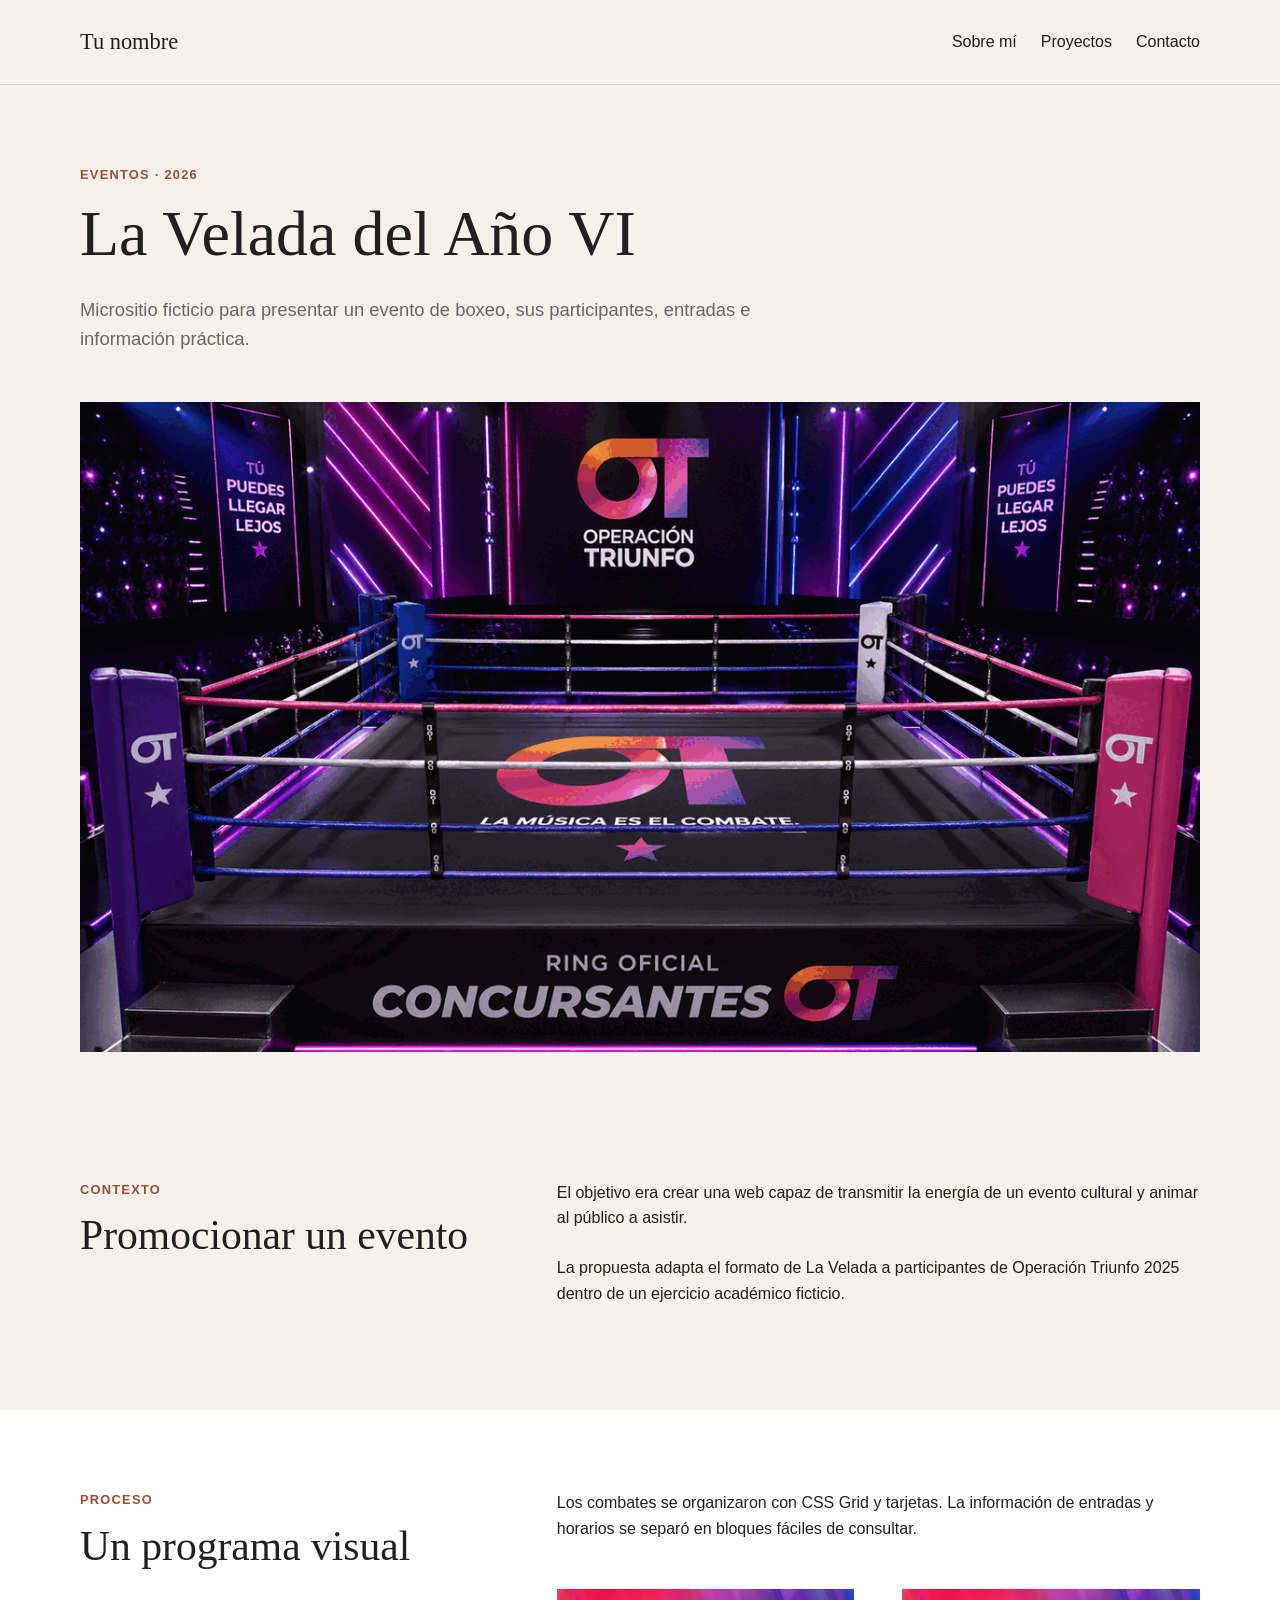
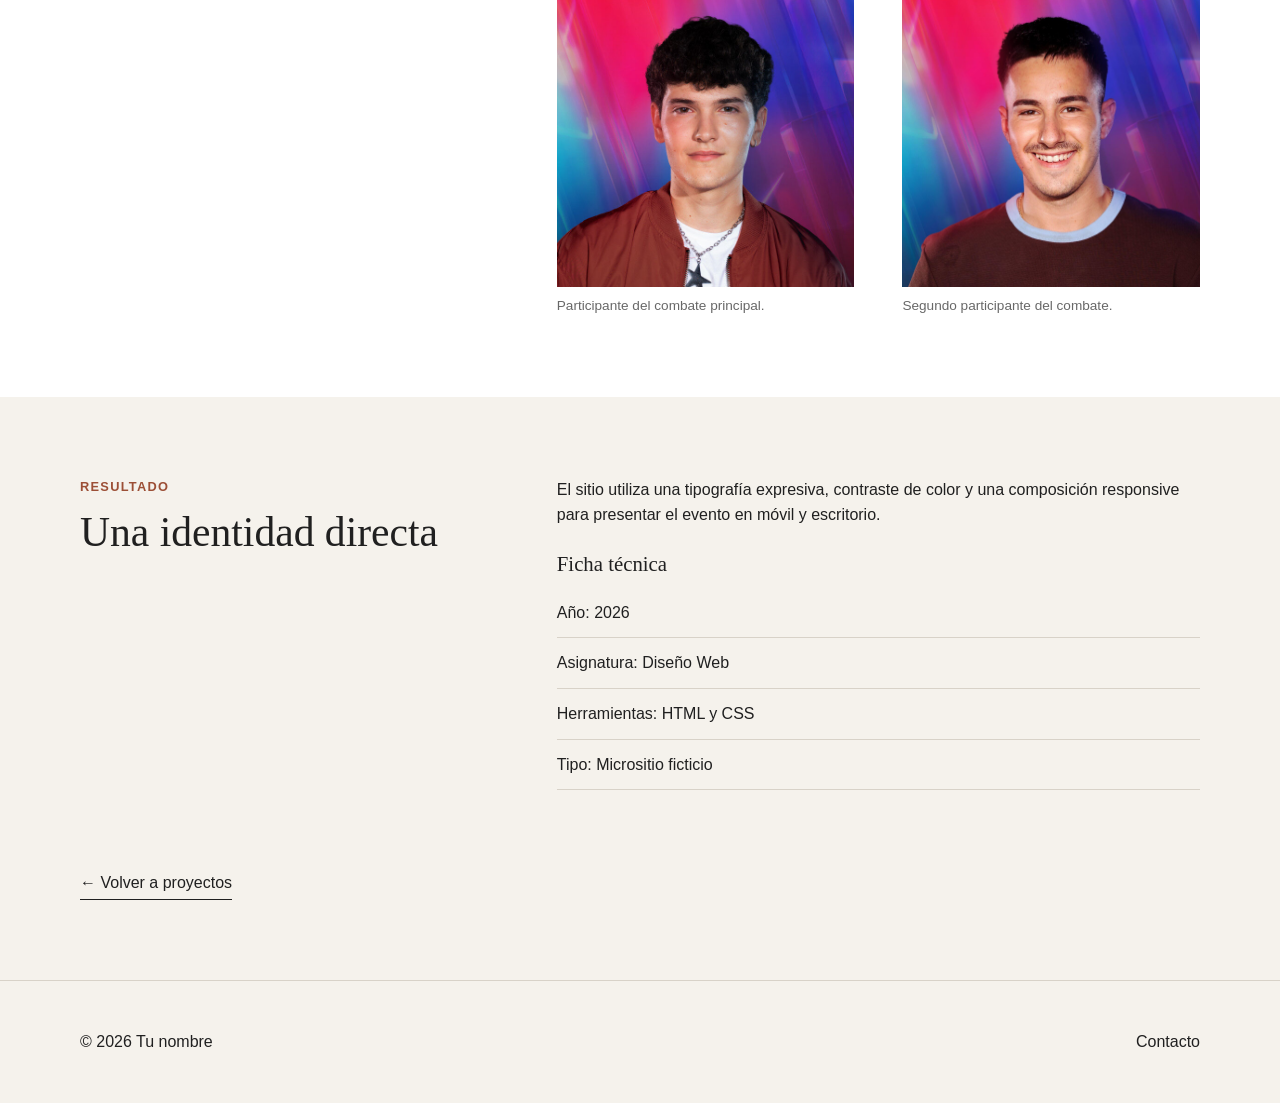
<file: proyecto-velada.html>
<!DOCTYPE html>
<html lang="es">
  <head>
    <meta charset="UTF-8" />
    <meta name="viewport" content="width=device-width, initial-scale=1.0" />
    <meta name="description" content="Caso de estudio del micrositio La Velada del Año VI." />
    <title>La Velada del Año VI | Tu nombre</title>
    <link rel="icon" href="img/favicon.png" type="image/png" />
    <link rel="stylesheet" href="css/main.css" />
  </head>
  <body>
    <header class="site-header"><div class="container header-content"><a class="brand" href="index.html">Tu nombre</a><nav class="main-nav" aria-label="Navegación principal"><ul class="nav-list"><li><a href="index.html#sobre-mi">Sobre mí</a></li><li><a href="index.html#proyectos">Proyectos</a></li><li><a href="index.html#contacto">Contacto</a></li></ul></nav></div></header>
    <main>
      <section class="project-hero"><div class="container"><p class="section-label">Eventos · 2026</p><h1>La Velada del Año VI</h1><p class="project-intro">Micrositio ficticio para presentar un evento de boxeo, sus participantes, entradas e información práctica.</p><img class="project-main-image" src="img/proyectos/velada-ring.png" alt="Ring de boxeo iluminado para La Velada del Año VI" /></div></section>
      <section class="detail-section"><div class="container detail-grid"><div><p class="section-label">Contexto</p><h2>Promocionar un evento</h2></div><div><p>El objetivo era crear una web capaz de transmitir la energía de un evento cultural y animar al público a asistir.</p><p>La propuesta adapta el formato de La Velada a participantes de Operación Triunfo 2025 dentro de un ejercicio académico ficticio.</p></div></div></section>
      <section class="detail-section section-alt"><div class="container detail-grid"><div><p class="section-label">Proceso</p><h2>Un programa visual</h2></div><div><p>Los combates se organizaron con CSS Grid y tarjetas. La información de entradas y horarios se separó en bloques fáciles de consultar.</p><div class="image-grid"><figure><img src="img/proyectos/velada-crespo.jpg" alt="Javi Crespo, participante del evento" /><figcaption>Participante del combate principal.</figcaption></figure><figure><img src="img/proyectos/velada-guillo.jpg" alt="Guille, participante del evento" /><figcaption>Segundo participante del combate.</figcaption></figure></div></div></div></section>
      <section class="detail-section"><div class="container detail-grid"><div><p class="section-label">Resultado</p><h2>Una identidad directa</h2></div><div><p>El sitio utiliza una tipografía expresiva, contraste de color y una composición responsive para presentar el evento en móvil y escritorio.</p><h3>Ficha técnica</h3><ul class="technical-list"><li>Año: 2026</li><li>Asignatura: Diseño Web</li><li>Herramientas: HTML y CSS</li><li>Tipo: Micrositio ficticio</li></ul></div></div></section>
      <div class="container back-area"><a class="back-link" href="index.html#proyectos">← Volver a proyectos</a></div>
    </main>
    <footer class="site-footer"><div class="container footer-content"><p>© 2026 Tu nombre</p><a href="index.html#contacto">Contacto</a></div></footer>
  </body>
</html>
</file>
<file: css/main.css>
@import url("variables.css");
@import url("base.css");
@import url("components.css");
</file>
